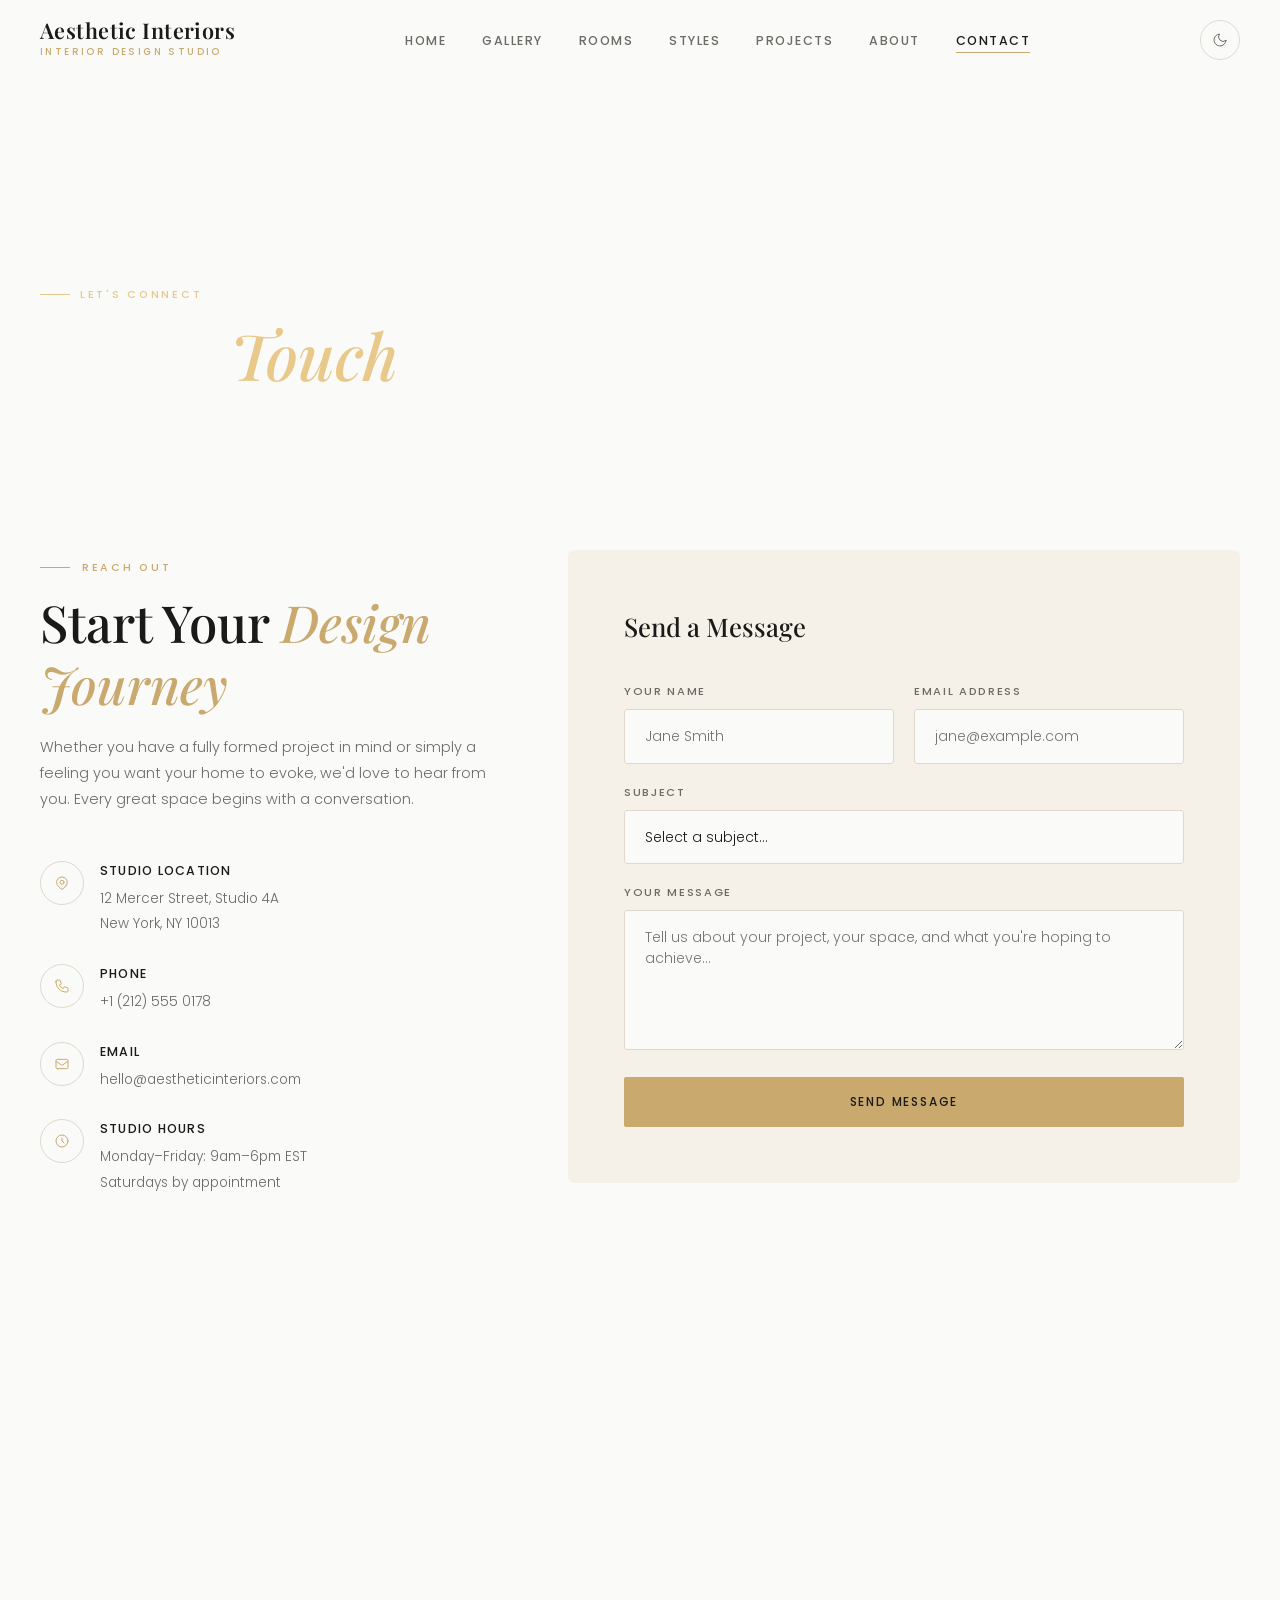
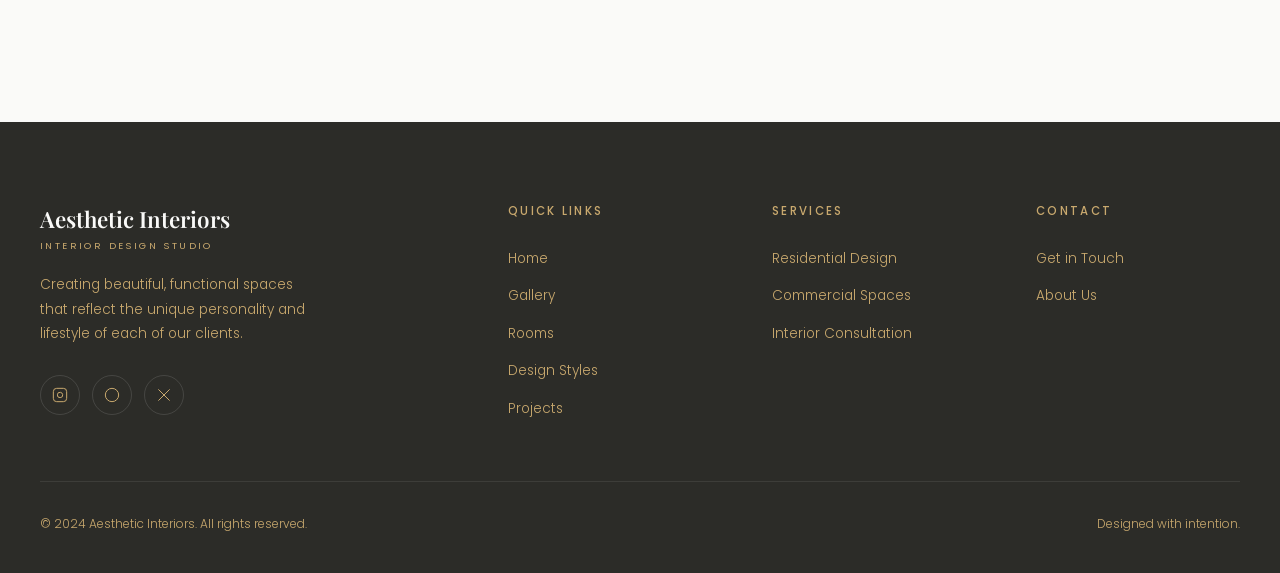
<file: contact.html>
<!DOCTYPE html>
<html lang="en" data-theme="light">
<head>
  <meta charset="UTF-8" />
  <meta name="viewport" content="width=device-width, initial-scale=1.0" />
  <meta name="description" content="Contact Aesthetic Interiors — reach out to our design studio for consultations, inquiries, and project discussions." />
  <title>Contact | Aesthetic Interiors</title>
  <link rel="stylesheet" href="styles.css" />
  <link href="https://fonts.googleapis.com/css2?family=Playfair+Display:ital,wght@0,400;0,500;0,600;0,700;1,400;1,500&family=Poppins:wght@300;400;500;600&display=swap" rel="stylesheet" />
</head>
<body>

  <nav id="navbar">
    <div class="nav-container">
      <a href="index.html" class="nav-logo"><span class="logo-main">Aesthetic Interiors</span><span class="logo-sub">Interior Design Studio</span></a>
      <ul class="nav-links">
        <li><a href="index.html">Home</a></li><li><a href="gallery.html">Gallery</a></li><li><a href="rooms.html">Rooms</a></li>
        <li><a href="styles.html">Styles</a></li><li><a href="projects.html">Projects</a></li><li><a href="about.html">About</a></li><li><a href="contact.html">Contact</a></li>
      </ul>
      <div class="nav-actions">
        <button class="dark-toggle" id="dark-toggle" aria-label="Toggle dark mode">
          <svg class="icon-moon" xmlns="http://www.w3.org/2000/svg" fill="none" viewBox="0 0 24 24" stroke="currentColor" stroke-width="1.5"><path stroke-linecap="round" stroke-linejoin="round" d="M21 12.79A9 9 0 1111.21 3 7 7 0 0021 12.79z"/></svg>
          <svg class="icon-sun" xmlns="http://www.w3.org/2000/svg" fill="none" viewBox="0 0 24 24" stroke="currentColor" stroke-width="1.5" style="display:none"><path stroke-linecap="round" stroke-linejoin="round" d="M12 3v1m0 16v1m8.66-9H21M3 12H2m15.36-6.36-.71.71M6.34 17.66l-.71.71M17.66 17.66l.71.71M6.34 6.34l-.71-.71M12 7a5 5 0 100 10A5 5 0 0012 7z"/></svg>
        </button>
        <button class="hamburger" id="hamburger" aria-label="Open menu"><span></span><span></span><span></span></button>
      </div>
    </div>
  </nav>
  <div class="mobile-menu" id="mobile-menu">
    <a href="index.html">Home</a><a href="gallery.html">Gallery</a><a href="rooms.html">Rooms</a>
    <a href="styles.html">Styles</a><a href="projects.html">Projects</a><a href="about.html">About</a><a href="contact.html">Contact</a>
  </div>

  <header class="page-hero">
    <div class="page-hero-bg" style="background-image: url('https://images.unsplash.com/photo-1524758631624-e2822e304c36?w=1800&q=85')"></div>
    <div class="page-hero-content">
      <div class="page-hero-label">Let's Connect</div>
      <h1>Get in <em style="font-style:italic; color:var(--gold-light)">Touch</em></h1>
    </div>
  </header>

  <main>

    <div class="contact-layout">

      <!-- Contact Info -->
      <div class="contact-info">
        <div class="section-label reveal">Reach Out</div>
        <h2 class="reveal">Start Your <em>Design Journey</em></h2>
        <p class="reveal reveal-delay-1">Whether you have a fully formed project in mind or simply a feeling you want your home to evoke, we'd love to hear from you. Every great space begins with a conversation.</p>

        <div class="contact-detail reveal reveal-delay-1">
          <div class="contact-icon">
            <svg xmlns="http://www.w3.org/2000/svg" fill="none" viewBox="0 0 24 24" stroke="currentColor" stroke-width="1.5"><path stroke-linecap="round" stroke-linejoin="round" d="M17.657 16.657L13.414 20.9a1.998 1.998 0 01-2.827 0l-4.244-4.243a8 8 0 1111.314 0z"/><path stroke-linecap="round" stroke-linejoin="round" d="M15 11a3 3 0 11-6 0 3 3 0 016 0z"/></svg>
          </div>
          <div class="contact-detail-text">
            <strong>Studio Location</strong>
            <span>12 Mercer Street, Studio 4A<br>New York, NY 10013</span>
          </div>
        </div>

        <div class="contact-detail reveal reveal-delay-2">
          <div class="contact-icon">
            <svg xmlns="http://www.w3.org/2000/svg" fill="none" viewBox="0 0 24 24" stroke="currentColor" stroke-width="1.5"><path stroke-linecap="round" stroke-linejoin="round" d="M3 5a2 2 0 012-2h3.28a1 1 0 01.948.684l1.498 4.493a1 1 0 01-.502 1.21l-2.257 1.13a11.042 11.042 0 005.516 5.516l1.13-2.257a1 1 0 011.21-.502l4.493 1.498a1 1 0 01.684.949V19a2 2 0 01-2 2h-1C9.716 21 3 14.284 3 6V5z"/></svg>
          </div>
          <div class="contact-detail-text">
            <strong>Phone</strong>
            <span>+1 (212) 555 0178</span>
          </div>
        </div>

        <div class="contact-detail reveal reveal-delay-3">
          <div class="contact-icon">
            <svg xmlns="http://www.w3.org/2000/svg" fill="none" viewBox="0 0 24 24" stroke="currentColor" stroke-width="1.5"><path stroke-linecap="round" stroke-linejoin="round" d="M3 8l7.89 5.26a2 2 0 002.22 0L21 8M5 19h14a2 2 0 002-2V7a2 2 0 00-2-2H5a2 2 0 00-2 2v10a2 2 0 002 2z"/></svg>
          </div>
          <div class="contact-detail-text">
            <strong>Email</strong>
            <span>hello@aestheticinteriors.com</span>
          </div>
        </div>

        <div class="contact-detail reveal reveal-delay-3">
          <div class="contact-icon">
            <svg xmlns="http://www.w3.org/2000/svg" fill="none" viewBox="0 0 24 24" stroke="currentColor" stroke-width="1.5"><path stroke-linecap="round" stroke-linejoin="round" d="M12 8v4l3 3m6-3a9 9 0 11-18 0 9 9 0 0118 0z"/></svg>
          </div>
          <div class="contact-detail-text">
            <strong>Studio Hours</strong>
            <span>Monday–Friday: 9am–6pm EST<br>Saturdays by appointment</span>
          </div>
        </div>
      </div>

      <!-- Contact Form -->
      <div class="reveal reveal-delay-1">
        <form class="contact-form" id="contact-form" novalidate>
          <h3>Send a Message</h3>
          <div class="form-row">
            <div class="form-group">
              <label for="name">Your Name</label>
              <input type="text" id="name" name="name" placeholder="Jane Smith" required autocomplete="name" />
            </div>
            <div class="form-group">
              <label for="email">Email Address</label>
              <input type="email" id="email" name="email" placeholder="jane@example.com" required autocomplete="email" />
            </div>
          </div>
          <div class="form-group">
            <label for="subject">Subject</label>
            <select id="subject" name="subject" required>
              <option value="" disabled selected>Select a subject…</option>
              <option>Residential Design Project</option>
              <option>Commercial Design Project</option>
              <option>Interior Consultation</option>
              <option>Press & Media Inquiry</option>
              <option>General Question</option>
            </select>
          </div>
          <div class="form-group">
            <label for="message">Your Message</label>
            <textarea id="message" name="message" placeholder="Tell us about your project, your space, and what you're hoping to achieve…" required></textarea>
          </div>
          <button type="submit" class="btn btn-primary" style="width:100%; justify-content:center;">
            <span>Send Message</span>
          </button>
        </form>
      </div>

    </div>

    <!-- Map Section -->
    <div class="map-section" aria-label="Studio location map">
      <iframe
        src="https://www.google.com/maps/embed?pb=!1m18!1m12!1m3!1d3022.7!2d-74.0020!3d40.7248!2m3!1f0!2f0!3f0!3m2!1i1024!2i768!4f13.1!3m3!1m2!1s0x0%3A0x0!2zNDDCsDQzJzI5LjMiTiA3NMKwMDAnMDcuMiJX!5e0!3m2!1sen!2sus!4v1234567890"
        width="100%"
        height="400"
        style="border:0; display:block; filter: grayscale(20%);"
        allowfullscreen=""
        loading="lazy"
        referrerpolicy="no-referrer-when-downgrade"
        title="Aesthetic Interiors studio location on Google Maps">
      </iframe>
    </div>

  </main>

  <footer>
    <div class="footer-inner">
      <div class="footer-top">
        <div class="footer-brand">
          <div class="footer-logo-main">Aesthetic Interiors</div>
          <div class="footer-logo-sub">Interior Design Studio</div>
          <p>Creating beautiful, functional spaces that reflect the unique personality and lifestyle of each of our clients.</p>
          <div class="footer-socials">
            <a href="#" class="social-link" aria-label="Instagram"><svg xmlns="http://www.w3.org/2000/svg" fill="none" viewBox="0 0 24 24" stroke="currentColor" stroke-width="1.5"><rect x="2" y="2" width="20" height="20" rx="5" ry="5"/><path d="M16 11.37A4 4 0 1112.63 8 4 4 0 0116 11.37z"/></svg></a>
            <a href="#" class="social-link" aria-label="Pinterest"><svg xmlns="http://www.w3.org/2000/svg" fill="none" viewBox="0 0 24 24" stroke="currentColor" stroke-width="1.5"><circle cx="12" cy="12" r="10"/></svg></a>
            <a href="#" class="social-link" aria-label="Twitter"><svg xmlns="http://www.w3.org/2000/svg" fill="none" viewBox="0 0 24 24" stroke="currentColor" stroke-width="1.5"><path stroke-linecap="round" stroke-linejoin="round" d="M4 4l16 16M4 20L20 4"/></svg></a>
          </div>
        </div>
        <div class="footer-col"><h4>Quick Links</h4><ul><li><a href="index.html">Home</a></li><li><a href="gallery.html">Gallery</a></li><li><a href="rooms.html">Rooms</a></li><li><a href="styles.html">Design Styles</a></li><li><a href="projects.html">Projects</a></li></ul></div>
        <div class="footer-col"><h4>Services</h4><ul><li><a href="#">Residential Design</a></li><li><a href="#">Commercial Spaces</a></li><li><a href="#">Interior Consultation</a></li></ul></div>
        <div class="footer-col"><h4>Contact</h4><ul><li><a href="contact.html">Get in Touch</a></li><li><a href="about.html">About Us</a></li></ul></div>
      </div>
      <div class="footer-bottom"><p>© 2024 Aesthetic Interiors. All rights reserved.</p><p>Designed with intention.</p></div>
    </div>
  </footer>
  <button id="back-to-top" aria-label="Back to top"><svg xmlns="http://www.w3.org/2000/svg" fill="none" viewBox="0 0 24 24" stroke="currentColor" stroke-width="2"><path stroke-linecap="round" stroke-linejoin="round" d="M5 15l7-7 7 7"/></svg></button>
  <script src="script.js"></script>
</body>
</html>
</file>
<file: styles.css>
/* ============================================
   AESTHETIC INTERIORS — Main Stylesheet
   ============================================ */

/* --- Google Fonts Import --- */
@import url('https://fonts.googleapis.com/css2?family=Playfair+Display:ital,wght@0,400;0,500;0,600;0,700;1,400;1,500&family=Poppins:wght@300;400;500;600&display=swap');

/* --- CSS Variables --- */
:root {
  --white: #FAFAF8;
  --cream: #F5F0E8;
  --beige: #E8DDD0;
  --gold: #C9A96E;
  --gold-light: #E8C98A;
  --gold-dark: #A07840;
  --dark: #1A1A18;
  --dark-2: #2C2C28;
  --gray: #6B6B65;
  --gray-light: #9B9B95;
  --border: #E0D8CC;
  --shadow: rgba(26, 26, 24, 0.08);
  --shadow-lg: rgba(26, 26, 24, 0.16);
  --font-display: 'Playfair Display', Georgia, serif;
  --font-body: 'Poppins', sans-serif;
  --nav-height: 80px;
  --transition: 0.4s cubic-bezier(0.25, 0.46, 0.45, 0.94);
  --transition-fast: 0.2s ease;
}

/* --- Dark Mode Variables --- */
[data-theme="dark"] {
  --white: #141412;
  --cream: #1E1E1A;
  --beige: #2A2A24;
  --dark: #F0EDE6;
  --dark-2: #D8D4CC;
  --gray: #A8A89E;
  --gray-light: #6C6C64;
  --border: #3A3A32;
  --shadow: rgba(0, 0, 0, 0.3);
  --shadow-lg: rgba(0, 0, 0, 0.5);
}

/* --- Reset & Base --- */
*, *::before, *::after {
  margin: 0;
  padding: 0;
  box-sizing: border-box;
}

html {
  scroll-behavior: smooth;
  font-size: 16px;
}

body {
  font-family: var(--font-body);
  background-color: var(--white);
  color: var(--dark);
  line-height: 1.6;
  overflow-x: hidden;
  transition: background-color var(--transition), color var(--transition);
}

img {
  display: block;
  max-width: 100%;
  height: auto;
}

a {
  text-decoration: none;
  color: inherit;
}

ul {
  list-style: none;
}

button {
  cursor: pointer;
  border: none;
  background: none;
  font-family: var(--font-body);
}

/* --- Loading Screen --- */
#loading-screen {
  position: fixed;
  inset: 0;
  background: var(--dark);
  display: flex;
  align-items: center;
  justify-content: center;
  z-index: 9999;
  transition: opacity 0.6s ease, visibility 0.6s ease;
}

#loading-screen.hidden {
  opacity: 0;
  visibility: hidden;
}

.loader-content {
  text-align: center;
}

.loader-logo {
  font-family: var(--font-display);
  font-size: 2rem;
  color: var(--gold);
  letter-spacing: 0.1em;
  margin-bottom: 24px;
  opacity: 0;
  animation: fadeUp 0.8s ease 0.3s forwards;
}

.loader-bar {
  width: 200px;
  height: 1px;
  background: rgba(201, 169, 110, 0.2);
  margin: 0 auto;
  overflow: hidden;
}

.loader-bar-fill {
  height: 100%;
  background: var(--gold);
  animation: loadFill 1.8s ease forwards;
}

@keyframes loadFill {
  from { width: 0%; }
  to { width: 100%; }
}

@keyframes fadeUp {
  from { opacity: 0; transform: translateY(20px); }
  to { opacity: 1; transform: translateY(0); }
}

/* --- Navigation --- */
#navbar {
  position: fixed;
  top: 0;
  left: 0;
  right: 0;
  height: var(--nav-height);
  background: rgba(250, 250, 248, 0.95);
  backdrop-filter: blur(12px);
  -webkit-backdrop-filter: blur(12px);
  border-bottom: 1px solid transparent;
  z-index: 1000;
  transition: all var(--transition);
}

[data-theme="dark"] #navbar {
  background: rgba(20, 20, 18, 0.95);
}

#navbar.scrolled {
  border-bottom-color: var(--border);
  box-shadow: 0 4px 24px var(--shadow);
}

.nav-container {
  max-width: 1400px;
  margin: 0 auto;
  padding: 0 40px;
  height: 100%;
  display: flex;
  align-items: center;
  justify-content: space-between;
}

.nav-logo {
  display: flex;
  flex-direction: column;
}

.logo-main {
  font-family: var(--font-display);
  font-size: 1.35rem;
  font-weight: 600;
  color: var(--dark);
  letter-spacing: 0.02em;
  line-height: 1;
}

.logo-sub {
  font-size: 0.6rem;
  font-weight: 500;
  letter-spacing: 0.25em;
  text-transform: uppercase;
  color: var(--gold);
  margin-top: 2px;
}

.nav-links {
  display: flex;
  align-items: center;
  gap: 36px;
}

.nav-links a {
  font-size: 0.78rem;
  font-weight: 500;
  letter-spacing: 0.12em;
  text-transform: uppercase;
  color: var(--gray);
  position: relative;
  padding-bottom: 4px;
  transition: color var(--transition-fast);
}

.nav-links a::after {
  content: '';
  position: absolute;
  bottom: 0;
  left: 0;
  width: 0;
  height: 1px;
  background: var(--gold);
  transition: width var(--transition);
}

.nav-links a:hover,
.nav-links a.active {
  color: var(--dark);
}

.nav-links a:hover::after,
.nav-links a.active::after {
  width: 100%;
}

.nav-actions {
  display: flex;
  align-items: center;
  gap: 16px;
}

/* Dark Mode Toggle */
.dark-toggle {
  width: 40px;
  height: 40px;
  border-radius: 50%;
  display: flex;
  align-items: center;
  justify-content: center;
  color: var(--gray);
  transition: all var(--transition-fast);
  border: 1px solid var(--border);
}

.dark-toggle:hover {
  color: var(--gold);
  border-color: var(--gold);
}

.dark-toggle svg {
  width: 16px;
  height: 16px;
}

/* Hamburger */
.hamburger {
  display: none;
  flex-direction: column;
  gap: 5px;
  width: 24px;
  padding: 4px 0;
}

.hamburger span {
  display: block;
  height: 1.5px;
  background: var(--dark);
  transition: all var(--transition);
  transform-origin: left;
}

.hamburger.open span:nth-child(1) { transform: rotate(38deg) scaleX(0.9); }
.hamburger.open span:nth-child(2) { opacity: 0; transform: scaleX(0); }
.hamburger.open span:nth-child(3) { transform: rotate(-38deg) scaleX(0.9); }

/* Mobile Menu */
.mobile-menu {
  display: none;
  position: fixed;
  top: var(--nav-height);
  left: 0;
  right: 0;
  bottom: 0;
  background: var(--white);
  z-index: 999;
  flex-direction: column;
  padding: 60px 40px;
  gap: 32px;
  transform: translateX(100%);
  transition: transform var(--transition);
}

.mobile-menu.open {
  transform: translateX(0);
}

.mobile-menu a {
  font-family: var(--font-display);
  font-size: 2rem;
  font-weight: 500;
  color: var(--dark);
  opacity: 0;
  transform: translateX(20px);
  transition: opacity 0.3s ease, transform 0.3s ease, color var(--transition-fast);
}

.mobile-menu.open a {
  opacity: 1;
  transform: translateX(0);
}

.mobile-menu.open a:nth-child(1) { transition-delay: 0.1s; }
.mobile-menu.open a:nth-child(2) { transition-delay: 0.15s; }
.mobile-menu.open a:nth-child(3) { transition-delay: 0.2s; }
.mobile-menu.open a:nth-child(4) { transition-delay: 0.25s; }
.mobile-menu.open a:nth-child(5) { transition-delay: 0.3s; }
.mobile-menu.open a:nth-child(6) { transition-delay: 0.35s; }
.mobile-menu.open a:nth-child(7) { transition-delay: 0.4s; }

.mobile-menu a:hover { color: var(--gold); }

/* --- Hero Section --- */
.hero {
  position: relative;
  height: 100vh;
  min-height: 700px;
  display: flex;
  align-items: center;
  overflow: hidden;
}

.hero-bg {
  position: absolute;
  inset: 0;
  background-image: url('https://images.unsplash.com/photo-1600210492493-0946911123ea?w=1800&q=85');
  background-size: cover;
  background-position: center;
  transform: scale(1.05);
  transition: transform 8s ease;
}

.hero-bg.loaded {
  transform: scale(1);
}

.hero-overlay {
  position: absolute;
  inset: 0;
  background: linear-gradient(
    120deg,
    rgba(26, 26, 24, 0.65) 0%,
    rgba(26, 26, 24, 0.3) 60%,
    rgba(26, 26, 24, 0.1) 100%
  );
}

.hero-content {
  position: relative;
  z-index: 2;
  max-width: 1400px;
  margin: 0 auto;
  padding: 0 40px;
  width: 100%;
}

.hero-label {
  display: inline-flex;
  align-items: center;
  gap: 12px;
  font-size: 0.7rem;
  font-weight: 500;
  letter-spacing: 0.25em;
  text-transform: uppercase;
  color: var(--gold-light);
  margin-bottom: 28px;
  opacity: 0;
  animation: fadeUp 0.8s ease 0.5s forwards;
}

.hero-label::before {
  content: '';
  display: block;
  width: 40px;
  height: 1px;
  background: var(--gold-light);
}

.hero h1 {
  font-family: var(--font-display);
  font-size: clamp(3rem, 6vw, 5.5rem);
  font-weight: 500;
  color: var(--white);
  line-height: 1.1;
  max-width: 700px;
  opacity: 0;
  animation: fadeUp 0.8s ease 0.7s forwards;
}

.hero h1 em {
  font-style: italic;
  color: var(--gold-light);
}

.hero-sub {
  font-size: 1rem;
  font-weight: 300;
  color: #C9A96E;
  max-width: 440px;
  margin-top: 24px;
  line-height: 1.8;
  opacity: 0;
  animation: fadeUp 0.8s ease 0.9s forwards;
}

.hero-buttons {
  display: flex;
  gap: 16px;
  margin-top: 48px;
  opacity: 0;
  animation: fadeUp 0.8s ease 1.1s forwards;
}

/* Buttons */
.btn {
  display: inline-flex;
  align-items: center;
  gap: 10px;
  padding: 16px 36px;
  font-family: var(--font-body);
  font-size: 0.75rem;
  font-weight: 500;
  letter-spacing: 0.15em;
  text-transform: uppercase;
  border-radius: 2px;
  transition: all var(--transition);
  position: relative;
  overflow: hidden;
}

.btn-primary {
  background: var(--gold);
  color: var(--dark);
}

.btn-primary::before {
  content: '';
  position: absolute;
  inset: 0;
  background: var(--gold-light);
  transform: translateX(-100%);
  transition: transform var(--transition);
}

.btn-primary:hover::before {
  transform: translateX(0);
}

.btn-primary span {
  position: relative;
  z-index: 1;
}

.btn-primary:hover {
  box-shadow: 0 8px 32px rgba(201, 169, 110, 0.4);
  transform: translateY(-2px);
}

.btn-secondary {
  background: transparent;
  color: var(--white);
  border: 1px solid rgba(250, 250, 248, 0.4);
}

.btn-secondary:hover {
  background: rgba(250, 250, 248, 0.1);
  border-color: rgba(250, 250, 248, 0.7);
  transform: translateY(-2px);
}

.btn-outline {
  background: transparent;
  color: var(--dark);
  border: 1px solid var(--border);
}

.btn-outline:hover {
  border-color: var(--gold);
  color: var(--gold);
  transform: translateY(-2px);
}

.btn-gold {
  background: transparent;
  color: var(--gold);
  border: 1px solid var(--gold);
}

.btn-gold:hover {
  background: var(--gold);
  color: var(--dark);
  transform: translateY(-2px);
}

/* Hero Scroll Indicator */
.hero-scroll {
  position: absolute;
  bottom: 40px;
  left: 50%;
  transform: translateX(-50%);
  display: flex;
  flex-direction: column;
  align-items: center;
  gap: 8px;
  color: rgba(250, 250, 248, 0.5);
  font-size: 0.65rem;
  letter-spacing: 0.2em;
  text-transform: uppercase;
  animation: fadeUp 0.8s ease 1.5s forwards;
  opacity: 0;
}

.scroll-line {
  width: 1px;
  height: 48px;
  background: linear-gradient(to bottom, rgba(250, 250, 248, 0.4), transparent);
  animation: scrollLine 2s ease infinite;
}

@keyframes scrollLine {
  0% { transform: scaleY(0); transform-origin: top; }
  50% { transform: scaleY(1); transform-origin: top; }
  51% { transform: scaleY(1); transform-origin: bottom; }
  100% { transform: scaleY(0); transform-origin: bottom; }
}

/* --- Section Layouts --- */
.section {
  padding: 120px 40px;
  max-width: 1400px;
  margin: 0 auto;
}

.section-full {
  padding: 120px 40px;
  background: var(--cream);
}

.section-full > .section-inner {
  max-width: 1400px;
  margin: 0 auto;
}

.section-header {
  margin-bottom: 72px;
}

.section-header.center {
  text-align: center;
}

.section-label {
  display: inline-flex;
  align-items: center;
  gap: 12px;
  font-size: 0.68rem;
  font-weight: 500;
  letter-spacing: 0.25em;
  text-transform: uppercase;
  color: var(--gold);
  margin-bottom: 16px;
}

.section-label::before {
  content: '';
  display: block;
  width: 30px;
  height: 1px;
  background: var(--gold);
}

.section-header.center .section-label {
  justify-content: center;
}

.section-header.center .section-label::before {
  display: none;
}

h2 {
  font-family: var(--font-display);
  font-size: clamp(2rem, 4vw, 3.2rem);
  font-weight: 500;
  color: var(--dark);
  line-height: 1.2;
}

h2 em {
  font-style: italic;
  color: var(--gold);
}

.section-desc {
  font-size: 0.95rem;
  color: var(--gray);
  max-width: 520px;
  margin-top: 16px;
  line-height: 1.8;
  font-weight: 300;
}

.section-header.center .section-desc {
  margin: 16px auto 0;
}

/* --- Stats Bar --- */
.stats-bar {
  background: var(--dark);
  padding: 56px 40px;
}

.stats-inner {
  max-width: 1400px;
  margin: 0 auto;
  display: grid;
  grid-template-columns: repeat(4, 1fr);
  gap: 40px;
  text-align: center;
}

.stat-item {
  padding: 20px;
  border-right: 1px solid rgba(250, 250, 248, 0.08);
}

.stat-item:last-child {
  border-right: none;
}

.stat-number {
  font-family: var(--font-display);
  font-size: 3rem;
  font-weight: 500;
  color: var(--gold);
  line-height: 1;
  display: block;
}

.stat-label {
  font-size: 0.75rem;
  font-weight: 400;
  letter-spacing: 0.15em;
  text-transform: uppercase;
  color: #C9A96E;
  margin-top: 8px;
  display: block;
}

/* --- Featured Rooms --- */
.rooms-grid {
  display: grid;
  grid-template-columns: repeat(3, 1fr);
  grid-template-rows: auto auto;
  gap: 24px;
}

.room-card {
  position: relative;
  border-radius: 4px;
  overflow: hidden;
  cursor: pointer;
  group: true;
}

.room-card:nth-child(1) {
  grid-column: span 2;
  grid-row: span 1;
}

.room-card:nth-child(4) {
  grid-column: span 2;
}

.room-card-img {
  width: 100%;
  height: 380px;
  object-fit: cover;
  transition: transform 0.8s cubic-bezier(0.25, 0.46, 0.45, 0.94);
}

.room-card:nth-child(1) .room-card-img,
.room-card:nth-child(4) .room-card-img {
  height: 480px;
}

.room-card:hover .room-card-img {
  transform: scale(1.06);
}

.room-card-overlay {
  position: absolute;
  inset: 0;
  background: linear-gradient(to top, rgba(26, 26, 24, 0.85) 0%, rgba(26, 26, 24, 0.1) 50%, transparent 100%);
  display: flex;
  flex-direction: column;
  justify-content: flex-end;
  padding: 32px;
  transition: background var(--transition);
}

.room-card:hover .room-card-overlay {
  background: linear-gradient(to top, rgba(26, 26, 24, 0.9) 0%, rgba(26, 26, 24, 0.3) 60%, transparent 100%);
}

.room-card-tag {
  font-size: 0.65rem;
  font-weight: 500;
  letter-spacing: 0.2em;
  text-transform: uppercase;
  color: var(--gold-light);
  margin-bottom: 8px;
}

.room-card h3 {
  font-family: var(--font-display);
  font-size: 1.5rem;
  font-weight: 500;
  color: var(--white);
  margin-bottom: 8px;
}

.room-card p {
  font-size: 0.82rem;
  color: rgba(250, 250, 248, 0.65);
  font-weight: 300;
  line-height: 1.6;
  max-width: 320px;
  transform: translateY(8px);
  opacity: 0;
  transition: all var(--transition);
}

.room-card:hover p {
  transform: translateY(0);
  opacity: 1;
}

.room-card-btn {
  margin-top: 20px;
  display: inline-flex;
  align-items: center;
  gap: 8px;
  font-size: 0.72rem;
  font-weight: 500;
  letter-spacing: 0.15em;
  text-transform: uppercase;
  color: var(--gold-light);
  transform: translateY(12px);
  opacity: 0;
  transition: all var(--transition);
}

.room-card:hover .room-card-btn {
  transform: translateY(0);
  opacity: 1;
}

.room-card-btn svg {
  width: 14px;
  height: 14px;
  transition: transform var(--transition-fast);
}

.room-card-btn:hover svg {
  transform: translateX(4px);
}

/* --- Gallery Preview --- */
.gallery-strip {
  display: grid;
  grid-template-columns: repeat(4, 1fr);
  gap: 12px;
  margin-top: 60px;
}

.gallery-thumb {
  position: relative;
  overflow: hidden;
  border-radius: 3px;
  aspect-ratio: 3/4;
}

.gallery-thumb img {
  width: 100%;
  height: 100%;
  object-fit: cover;
  transition: transform 0.6s ease;
}

.gallery-thumb:hover img {
  transform: scale(1.08);
}

.gallery-thumb-overlay {
  position: absolute;
  inset: 0;
  background: rgba(26, 26, 24, 0);
  display: flex;
  align-items: center;
  justify-content: center;
  transition: background var(--transition);
}

.gallery-thumb:hover .gallery-thumb-overlay {
  background: rgba(26, 26, 24, 0.5);
}

.gallery-thumb-overlay span {
  font-size: 0.7rem;
  font-weight: 500;
  letter-spacing: 0.15em;
  text-transform: uppercase;
  color: var(--white);
  opacity: 0;
  transform: translateY(8px);
  transition: all var(--transition);
}

.gallery-thumb:hover .gallery-thumb-overlay span {
  opacity: 1;
  transform: translateY(0);
}

/* --- Testimonial --- */
.testimonial-section {
  background: var(--dark);
  padding: 100px 40px;
  text-align: center;
}

.testimonial-inner {
  max-width: 800px;
  margin: 0 auto;
}

.quote-icon {
  font-family: var(--font-display);
  font-size: 6rem;
  line-height: 0.5;
  color: var(--gold);
  opacity: 0.3;
  margin-bottom: 32px;
}

.testimonial-text {
  font-family: var(--font-display);
  font-size: clamp(1.3rem, 2.5vw, 1.9rem);
  font-weight: 400;
  font-style: italic;
  color: #C9A96E;
  line-height: 1.6;
  margin-bottom: 40px;
}

.testimonial-author {
  display: flex;
  align-items: center;
  justify-content: center;
  gap: 16px;
}

.author-avatar {
  width: 52px;
  height: 52px;
  border-radius: 50%;
  object-fit: cover;
  border: 2px solid var(--gold);
}

.author-info strong {
  display: block;
  font-size: 0.85rem;
  font-weight: 500;
  color: #C9A96E;
}

.author-info span {
  font-size: 0.72rem;
  color: var(--gold);
  letter-spacing: 0.1em;
}

/* --- Footer --- */
footer {
  background: var(--dark-2);
  padding: 80px 40px 40px;
}

.footer-inner {
  max-width: 1400px;
  margin: 0 auto;
}

.footer-top {
  display: grid;
  grid-template-columns: 2fr 1fr 1fr 1fr;
  gap: 60px;
  padding-bottom: 60px;
  border-bottom: 1px solid rgba(250, 250, 248, 0.08);
}

.footer-brand p {
  font-size: 0.85rem;
  color: #C9A96E;
  font-weight: 300;
  line-height: 1.8;
  max-width: 280px;
  margin-top: 20px;
}

.footer-logo-main {
  font-family: var(--font-display);
  font-size: 1.4rem;
  font-weight: 600;
  color: var(--white);
}

.footer-logo-sub {
  font-size: 0.6rem;
  letter-spacing: 0.25em;
  text-transform: uppercase;
  color: var(--gold);
}

.footer-socials {
  display: flex;
  gap: 12px;
  margin-top: 28px;
}

.social-link {
  width: 40px;
  height: 40px;
  border: 1px solid rgba(250, 250, 248, 0.12);
  border-radius: 50%;
  display: flex;
  align-items: center;
  justify-content: center;
  color: #C9A96E;
  transition: all var(--transition-fast);
}

.social-link:hover {
  border-color: var(--gold);
  color: var(--gold);
}

.social-link svg {
  width: 16px;
  height: 16px;
}

.footer-col h4 {
  font-size: 0.72rem;
  font-weight: 500;
  letter-spacing: 0.2em;
  text-transform: uppercase;
  color: #C9A96E;
  margin-bottom: 24px;
}

.footer-col ul {
  display: flex;
  flex-direction: column;
  gap: 12px;
}

.footer-col ul a {
  font-size: 0.85rem;
  color: #C9A96E;
  font-weight: 300;
  transition: color var(--transition-fast);
}

.footer-col ul a:hover {
  color: var(--gold);
}

.footer-bottom {
  padding-top: 32px;
  display: flex;
  align-items: center;
  justify-content: space-between;
}

.footer-bottom p {
  font-size: 0.75rem;
  color: #C9A96E;
  font-weight: 300;
}

/* --- Page Hero (Sub-pages) --- */
.page-hero {
  padding-top: var(--nav-height);
  height: 50vh;
  min-height: 400px;
  position: relative;
  display: flex;
  align-items: flex-end;
  overflow: hidden;
}

.page-hero-bg {
  position: absolute;
  inset: 0;
  background-size: cover;
  background-position: center;
  filter: brightness(0.5);
}

.page-hero-content {
  position: relative;
  z-index: 2;
  max-width: 1400px;
  margin: 0 auto;
  padding: 0 40px 60px;
  width: 100%;
}

.page-hero-label {
  font-size: 0.68rem;
  font-weight: 500;
  letter-spacing: 0.25em;
  text-transform: uppercase;
  color: var(--gold-light);
  display: flex;
  align-items: center;
  gap: 10px;
  margin-bottom: 16px;
}

.page-hero-label::before {
  content: '';
  display: block;
  width: 30px;
  height: 1px;
  background: var(--gold-light);
}

.page-hero h1 {
  font-family: var(--font-display);
  font-size: clamp(2.5rem, 5vw, 4rem);
  font-weight: 500;
  color: var(--white);
  line-height: 1.1;
}

/* --- Gallery Page --- */
.gallery-controls {
  display: flex;
  align-items: center;
  gap: 8px;
  flex-wrap: wrap;
  margin-bottom: 48px;
}

.filter-btn {
  padding: 10px 24px;
  font-size: 0.72rem;
  font-weight: 500;
  letter-spacing: 0.12em;
  text-transform: uppercase;
  border: 1px solid var(--border);
  border-radius: 2px;
  color: var(--gray);
  background: transparent;
  transition: all var(--transition-fast);
}

.filter-btn:hover,
.filter-btn.active {
  background: var(--gold);
  border-color: var(--gold);
  color: var(--dark);
}

.gallery-grid {
  display: grid;
  grid-template-columns: repeat(4, 1fr);
  gap: 16px;
}

.gallery-item {
  position: relative;
  overflow: hidden;
  border-radius: 3px;
  cursor: pointer;
  transition: opacity 0.4s ease, transform 0.4s ease;
}

.gallery-item.hidden {
  display: none;
}

.gallery-item:nth-child(3n+1) { grid-row: span 2; }

.gallery-item img {
  width: 100%;
  height: 260px;
  object-fit: cover;
  transition: transform 0.6s ease;
}

.gallery-item:nth-child(3n+1) img {
  height: 100%;
  min-height: 420px;
}

.gallery-item:hover img {
  transform: scale(1.06);
}

.gallery-item-overlay {
  position: absolute;
  inset: 0;
  background: rgba(26, 26, 24, 0);
  display: flex;
  flex-direction: column;
  align-items: center;
  justify-content: center;
  gap: 8px;
  transition: background var(--transition);
}

.gallery-item:hover .gallery-item-overlay {
  background: rgba(26, 26, 24, 0.6);
}

.gallery-item-overlay .overlay-title {
  font-family: var(--font-display);
  font-size: 1.1rem;
  font-weight: 500;
  color: var(--white);
  opacity: 0;
  transform: translateY(10px);
  transition: all var(--transition);
}

.gallery-item-overlay .overlay-cat {
  font-size: 0.68rem;
  font-weight: 500;
  letter-spacing: 0.15em;
  text-transform: uppercase;
  color: var(--gold-light);
  opacity: 0;
  transform: translateY(10px);
  transition: all var(--transition) 0.05s;
}

.gallery-item:hover .overlay-title,
.gallery-item:hover .overlay-cat {
  opacity: 1;
  transform: translateY(0);
}

/* --- Rooms Page --- */
.room-section {
  padding: 100px 40px;
  border-bottom: 1px solid var(--border);
}

.room-section:nth-child(even) {
  background: var(--cream);
}

.room-section-inner {
  max-width: 1400px;
  margin: 0 auto;
  display: grid;
  grid-template-columns: 1fr 1fr;
  gap: 80px;
  align-items: center;
}

.room-section:nth-child(even) .room-section-inner {
  direction: rtl;
}

.room-section:nth-child(even) .room-section-text {
  direction: ltr;
}

.room-section-img {
  position: relative;
}

.room-section-img img {
  width: 100%;
  height: 520px;
  object-fit: cover;
  border-radius: 4px;
}

.room-section-img::before {
  content: '';
  position: absolute;
  top: -20px;
  left: -20px;
  right: 20px;
  bottom: 20px;
  border: 1px solid var(--gold);
  border-radius: 4px;
  opacity: 0.3;
  z-index: -1;
}

.room-section-text h2 {
  margin-bottom: 20px;
}

.room-section-text p {
  font-size: 0.9rem;
  color: var(--gray);
  font-weight: 300;
  line-height: 1.9;
  margin-bottom: 32px;
}

.room-features {
  display: grid;
  grid-template-columns: 1fr 1fr;
  gap: 16px;
  margin-bottom: 36px;
}

.room-feature {
  padding: 16px;
  background: var(--white);
  border: 1px solid var(--border);
  border-radius: 3px;
}

.room-feature strong {
  display: block;
  font-size: 0.78rem;
  font-weight: 500;
  letter-spacing: 0.08em;
  color: var(--dark);
  margin-bottom: 4px;
}

.room-feature span {
  font-size: 0.75rem;
  color: var(--gray-light);
  font-weight: 300;
}

/* --- Styles Page --- */
.styles-grid {
  display: grid;
  grid-template-columns: repeat(3, 1fr);
  gap: 32px;
}

.style-card {
  cursor: pointer;
  border-radius: 4px;
  overflow: hidden;
  border: 1px solid var(--border);
  transition: all var(--transition);
}

.style-card:hover {
  transform: translateY(-8px);
  box-shadow: 0 24px 60px var(--shadow-lg);
  border-color: var(--gold);
}

.style-card-img {
  width: 100%;
  height: 280px;
  object-fit: cover;
  transition: transform 0.6s ease;
}

.style-card:hover .style-card-img {
  transform: scale(1.04);
}

.style-card-body {
  padding: 28px;
  background: var(--white);
}

.style-card-body h3 {
  font-family: var(--font-display);
  font-size: 1.3rem;
  font-weight: 500;
  color: var(--dark);
  margin-bottom: 10px;
}

.style-card-body p {
  font-size: 0.82rem;
  color: var(--gray);
  font-weight: 300;
  line-height: 1.7;
  margin-bottom: 20px;
}

.style-card-btn {
  font-size: 0.7rem;
  font-weight: 500;
  letter-spacing: 0.15em;
  text-transform: uppercase;
  color: var(--gold);
  display: inline-flex;
  align-items: center;
  gap: 8px;
  transition: gap var(--transition-fast);
}

.style-card-btn:hover {
  gap: 14px;
}

/* --- Modal --- */
.modal-overlay {
  position: fixed;
  inset: 0;
  background: rgba(26, 26, 24, 0.85);
  z-index: 2000;
  display: flex;
  align-items: center;
  justify-content: center;
  padding: 40px;
  opacity: 0;
  visibility: hidden;
  transition: all var(--transition);
  backdrop-filter: blur(4px);
}

.modal-overlay.open {
  opacity: 1;
  visibility: visible;
}

.modal {
  background: var(--white);
  border-radius: 6px;
  overflow: hidden;
  max-width: 900px;
  width: 100%;
  max-height: 85vh;
  overflow-y: auto;
  transform: scale(0.95) translateY(20px);
  transition: transform var(--transition);
}

.modal-overlay.open .modal {
  transform: scale(1) translateY(0);
}

.modal-img {
  width: 100%;
  height: 360px;
  object-fit: cover;
}

.modal-body {
  padding: 48px;
}

.modal-body h2 {
  margin-bottom: 20px;
}

.modal-body p {
  font-size: 0.9rem;
  color: var(--gray);
  font-weight: 300;
  line-height: 1.9;
  margin-bottom: 24px;
}

.modal-features {
  display: grid;
  grid-template-columns: repeat(3, 1fr);
  gap: 16px;
  margin-top: 32px;
  padding-top: 32px;
  border-top: 1px solid var(--border);
}

.modal-feature h4 {
  font-size: 0.72rem;
  font-weight: 500;
  letter-spacing: 0.12em;
  text-transform: uppercase;
  color: var(--gold);
  margin-bottom: 6px;
}

.modal-feature p {
  font-size: 0.82rem;
  color: var(--gray);
  font-weight: 300;
  line-height: 1.6;
  margin: 0;
}

.modal-close {
  position: absolute;
  top: 20px;
  right: 20px;
  width: 44px;
  height: 44px;
  border-radius: 50%;
  background: var(--white);
  display: flex;
  align-items: center;
  justify-content: center;
  font-size: 1.2rem;
  color: var(--dark);
  transition: all var(--transition-fast);
  box-shadow: 0 4px 16px var(--shadow);
}

.modal-close:hover {
  background: var(--dark);
  color: var(--white);
}

.modal-wrapper {
  position: relative;
}

/* --- Projects Page --- */
.projects-masonry {
  columns: 3;
  column-gap: 24px;
}

.project-card {
  break-inside: avoid;
  margin-bottom: 24px;
  border-radius: 4px;
  overflow: hidden;
  border: 1px solid var(--border);
  transition: all var(--transition);
}

.project-card:hover {
  transform: translateY(-6px);
  box-shadow: 0 24px 60px var(--shadow-lg);
}

.project-card-img {
  width: 100%;
  object-fit: cover;
  transition: transform 0.6s ease;
  display: block;
}

.project-card:hover .project-card-img {
  transform: scale(1.04);
}

.project-card-body {
  padding: 28px;
  background: var(--white);
}

.project-meta {
  display: flex;
  gap: 16px;
  margin-bottom: 12px;
}

.project-meta-item {
  font-size: 0.68rem;
  font-weight: 500;
  letter-spacing: 0.12em;
  text-transform: uppercase;
  color: var(--gold);
  background: rgba(201, 169, 110, 0.1);
  padding: 4px 10px;
  border-radius: 2px;
}

.project-card-body h3 {
  font-family: var(--font-display);
  font-size: 1.2rem;
  font-weight: 500;
  color: var(--dark);
  margin-bottom: 8px;
}

.project-card-body p {
  font-size: 0.82rem;
  color: var(--gray);
  font-weight: 300;
  line-height: 1.7;
}

/* --- About Page --- */
.about-intro {
  display: grid;
  grid-template-columns: 1fr 1fr;
  gap: 100px;
  align-items: center;
  padding: 120px 40px;
  max-width: 1400px;
  margin: 0 auto;
}

.about-intro-img {
  position: relative;
}

.about-intro-img img {
  width: 100%;
  height: 580px;
  object-fit: cover;
  border-radius: 4px;
}

.about-intro-img::after {
  content: '"Design is thinking made visual"';
  position: absolute;
  bottom: -30px;
  right: -30px;
  background: var(--gold);
  color: var(--dark);
  font-family: var(--font-display);
  font-style: italic;
  font-size: 0.9rem;
  padding: 24px 28px;
  border-radius: 3px;
  max-width: 220px;
  line-height: 1.5;
}

.about-text .section-label {
  margin-bottom: 20px;
}

.about-text p {
  font-size: 0.92rem;
  color: var(--gray);
  font-weight: 300;
  line-height: 1.9;
  margin-bottom: 20px;
}

.philosophy-section {
  background: var(--cream);
  padding: 100px 40px;
}

.philosophy-inner {
  max-width: 1400px;
  margin: 0 auto;
}

.philosophy-grid {
  display: grid;
  grid-template-columns: repeat(3, 1fr);
  gap: 40px;
  margin-top: 60px;
}

.philosophy-card {
  padding: 40px;
  background: var(--white);
  border-radius: 4px;
  border: 1px solid var(--border);
  transition: all var(--transition);
}

.philosophy-card:hover {
  transform: translateY(-6px);
  box-shadow: 0 20px 50px var(--shadow);
  border-color: var(--gold);
}

.philosophy-num {
  font-family: var(--font-display);
  font-size: 3rem;
  font-weight: 500;
  color: var(--gold);
  opacity: 0.4;
  line-height: 1;
  margin-bottom: 20px;
}

.philosophy-card h3 {
  font-family: var(--font-display);
  font-size: 1.2rem;
  font-weight: 500;
  color: var(--dark);
  margin-bottom: 12px;
}

.philosophy-card p {
  font-size: 0.83rem;
  color: var(--gray);
  font-weight: 300;
  line-height: 1.8;
}

.team-section {
  padding: 100px 40px;
  max-width: 1400px;
  margin: 0 auto;
}

.team-grid {
  display: grid;
  grid-template-columns: repeat(3, 1fr);
  gap: 32px;
  margin-top: 60px;
}

.team-card {
  text-align: center;
}

.team-img-wrap {
  position: relative;
  width: 180px;
  height: 180px;
  margin: 0 auto 24px;
  border-radius: 50%;
  overflow: hidden;
  border: 3px solid var(--border);
  transition: border-color var(--transition-fast);
}

.team-card:hover .team-img-wrap {
  border-color: var(--gold);
}

.team-img-wrap img {
  width: 100%;
  height: 100%;
  object-fit: cover;
  transition: transform 0.6s ease;
}

.team-card:hover .team-img-wrap img {
  transform: scale(1.08);
}

.team-card h3 {
  font-family: var(--font-display);
  font-size: 1.1rem;
  font-weight: 500;
  color: var(--dark);
  margin-bottom: 4px;
}

.team-role {
  font-size: 0.72rem;
  font-weight: 500;
  letter-spacing: 0.15em;
  text-transform: uppercase;
  color: var(--gold);
  margin-bottom: 12px;
  display: block;
}

.team-card p {
  font-size: 0.82rem;
  color: var(--gray);
  font-weight: 300;
  line-height: 1.7;
}

/* --- Contact Page --- */
.contact-layout {
  display: grid;
  grid-template-columns: 1fr 1.5fr;
  gap: 80px;
  padding: 100px 40px;
  max-width: 1400px;
  margin: 0 auto;
}

.contact-info h2 {
  margin-bottom: 20px;
}

.contact-info > p {
  font-size: 0.9rem;
  color: var(--gray);
  font-weight: 300;
  line-height: 1.8;
  margin-bottom: 48px;
}

.contact-detail {
  display: flex;
  gap: 16px;
  align-items: flex-start;
  margin-bottom: 28px;
}

.contact-icon {
  width: 44px;
  height: 44px;
  border: 1px solid var(--border);
  border-radius: 50%;
  display: flex;
  align-items: center;
  justify-content: center;
  flex-shrink: 0;
  color: var(--gold);
}

.contact-icon svg {
  width: 16px;
  height: 16px;
}

.contact-detail-text strong {
  display: block;
  font-size: 0.78rem;
  font-weight: 500;
  letter-spacing: 0.1em;
  text-transform: uppercase;
  color: var(--dark);
  margin-bottom: 4px;
}

.contact-detail-text span {
  font-size: 0.85rem;
  color: var(--gray);
  font-weight: 300;
}

.contact-form {
  background: var(--cream);
  padding: 56px;
  border-radius: 6px;
}

.contact-form h3 {
  font-family: var(--font-display);
  font-size: 1.6rem;
  font-weight: 500;
  color: var(--dark);
  margin-bottom: 36px;
}

.form-row {
  display: grid;
  grid-template-columns: 1fr 1fr;
  gap: 20px;
}

.form-group {
  margin-bottom: 20px;
}

.form-group label {
  display: block;
  font-size: 0.7rem;
  font-weight: 500;
  letter-spacing: 0.15em;
  text-transform: uppercase;
  color: var(--gray);
  margin-bottom: 8px;
}

.form-group input,
.form-group select,
.form-group textarea {
  width: 100%;
  padding: 16px 20px;
  font-family: var(--font-body);
  font-size: 0.88rem;
  font-weight: 300;
  color: var(--dark);
  background: var(--white);
  border: 1px solid var(--border);
  border-radius: 3px;
  outline: none;
  transition: border-color var(--transition-fast);
  appearance: none;
}

.form-group input:focus,
.form-group select:focus,
.form-group textarea:focus {
  border-color: var(--gold);
}

.form-group textarea {
  resize: vertical;
  min-height: 140px;
}

.map-section {
  margin-top: 0;
}

.map-section iframe {
  width: 100%;
  height: 400px;
  border: none;
  filter: grayscale(20%);
}

/* --- Back to Top --- */
#back-to-top {
  position: fixed;
  bottom: 40px;
  right: 40px;
  width: 48px;
  height: 48px;
  background: var(--gold);
  border-radius: 50%;
  display: flex;
  align-items: center;
  justify-content: center;
  color: var(--dark);
  box-shadow: 0 8px 24px rgba(201, 169, 110, 0.4);
  z-index: 100;
  opacity: 0;
  transform: translateY(16px);
  transition: all var(--transition);
  pointer-events: none;
}

#back-to-top.visible {
  opacity: 1;
  transform: translateY(0);
  pointer-events: auto;
}

#back-to-top:hover {
  background: var(--gold-dark);
  transform: translateY(-4px);
}

#back-to-top svg {
  width: 18px;
  height: 18px;
}

/* --- Scroll Reveal --- */
.reveal {
  opacity: 0;
  transform: translateY(40px);
  transition: opacity 0.8s ease, transform 0.8s ease;
}

.reveal.visible {
  opacity: 1;
  transform: translateY(0);
}

.reveal-delay-1 { transition-delay: 0.1s; }
.reveal-delay-2 { transition-delay: 0.2s; }
.reveal-delay-3 { transition-delay: 0.3s; }
.reveal-delay-4 { transition-delay: 0.4s; }
.reveal-delay-5 { transition-delay: 0.5s; }

/* --- Responsive --- */
@media (max-width: 1200px) {
  .rooms-grid {
    grid-template-columns: 1fr 1fr;
  }
  .room-card:nth-child(1),
  .room-card:nth-child(4) {
    grid-column: span 1;
  }
  .footer-top {
    grid-template-columns: 1fr 1fr;
    gap: 40px;
  }
}

@media (max-width: 1024px) {
  .nav-links {
    display: none;
  }
  .hamburger {
    display: flex;
  }
  .mobile-menu {
    display: flex;
  }
  .styles-grid,
  .philosophy-grid,
  .team-grid {
    grid-template-columns: repeat(2, 1fr);
  }
  .projects-masonry {
    columns: 2;
  }
  .gallery-grid {
    grid-template-columns: repeat(3, 1fr);
  }
  .about-intro {
    grid-template-columns: 1fr;
    gap: 60px;
  }
  .about-intro-img::after {
    display: none;
  }
  .contact-layout {
    grid-template-columns: 1fr;
  }
  .room-section-inner {
    grid-template-columns: 1fr;
    gap: 40px;
  }
  .room-section:nth-child(even) .room-section-inner {
    direction: ltr;
  }
  .stats-inner {
    grid-template-columns: repeat(2, 1fr);
  }
}

@media (max-width: 768px) {
  :root {
    --nav-height: 64px;
  }
  .section {
    padding: 80px 24px;
  }
  .section-full {
    padding: 80px 24px;
  }
  .nav-container {
    padding: 0 24px;
  }
  .hero-content {
    padding: 0 24px;
  }
  .hero-buttons {
    flex-direction: column;
    width: fit-content;
  }
  .rooms-grid {
    grid-template-columns: 1fr;
  }
  .gallery-strip {
    grid-template-columns: repeat(2, 1fr);
  }
  .gallery-grid {
    grid-template-columns: repeat(2, 1fr);
  }
  .gallery-item:nth-child(3n+1) {
    grid-row: span 1;
  }
  .gallery-item:nth-child(3n+1) img {
    min-height: auto;
    height: 260px;
  }
  .styles-grid,
  .philosophy-grid,
  .team-grid {
    grid-template-columns: 1fr;
  }
  .projects-masonry {
    columns: 1;
  }
  .modal-features {
    grid-template-columns: 1fr;
  }
  .footer-top {
    grid-template-columns: 1fr;
  }
  .footer-bottom {
    flex-direction: column;
    gap: 12px;
    text-align: center;
  }
  .contact-form {
    padding: 32px 24px;
  }
  .form-row {
    grid-template-columns: 1fr;
  }
  .room-features {
    grid-template-columns: 1fr;
  }
  .modal-overlay {
    padding: 20px;
  }
  .modal-body {
    padding: 28px;
  }
  #back-to-top {
    bottom: 24px;
    right: 24px;
  }
  .stats-inner {
    grid-template-columns: 1fr 1fr;
  }
}

@media (max-width: 480px) {
  .gallery-grid {
    grid-template-columns: 1fr;
  }
  .gallery-strip {
    grid-template-columns: 1fr 1fr;
  }
  .hero h1 {
    font-size: 2.5rem;
  }
}
</file>
